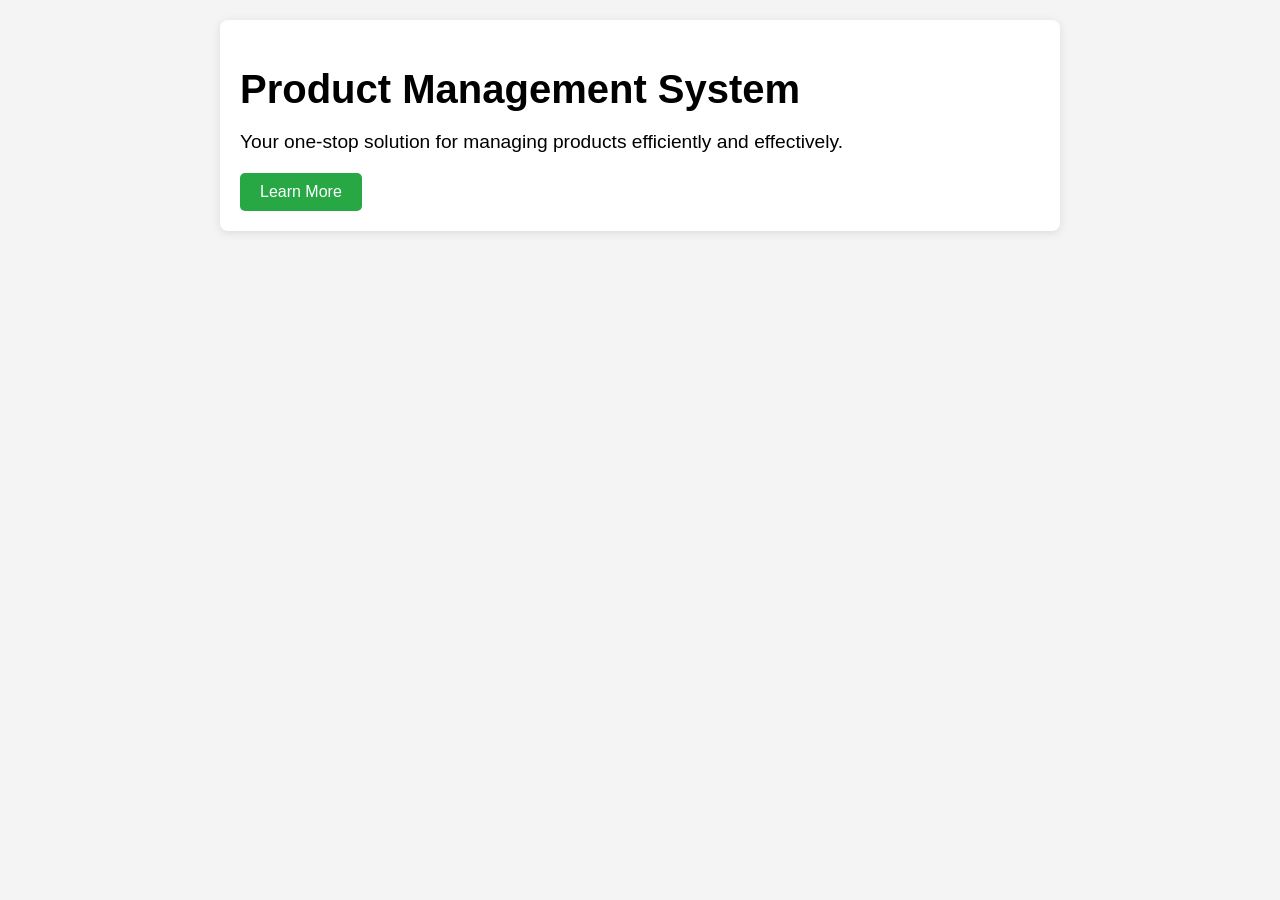
<file: Product-Management-System/index.html>
<!DOCTYPE html>
<html lang="en">
<head>
    <meta charset="UTF-8">
    <meta name="viewport" content="width=device-width, initial-scale=1.0">
    <title>Product Management System</title>
    <link rel="stylesheet" href="css/style.css">
</head>
<body>
    <div class="container">
        <h1>Product Management System</h1>
        <p>Your one-stop solution for managing products efficiently and effectively.</p>
        <button id="actionButton">Learn More</button>
    </div>
    <script src="js/script.js"></script>
</body>
</html>
</file>
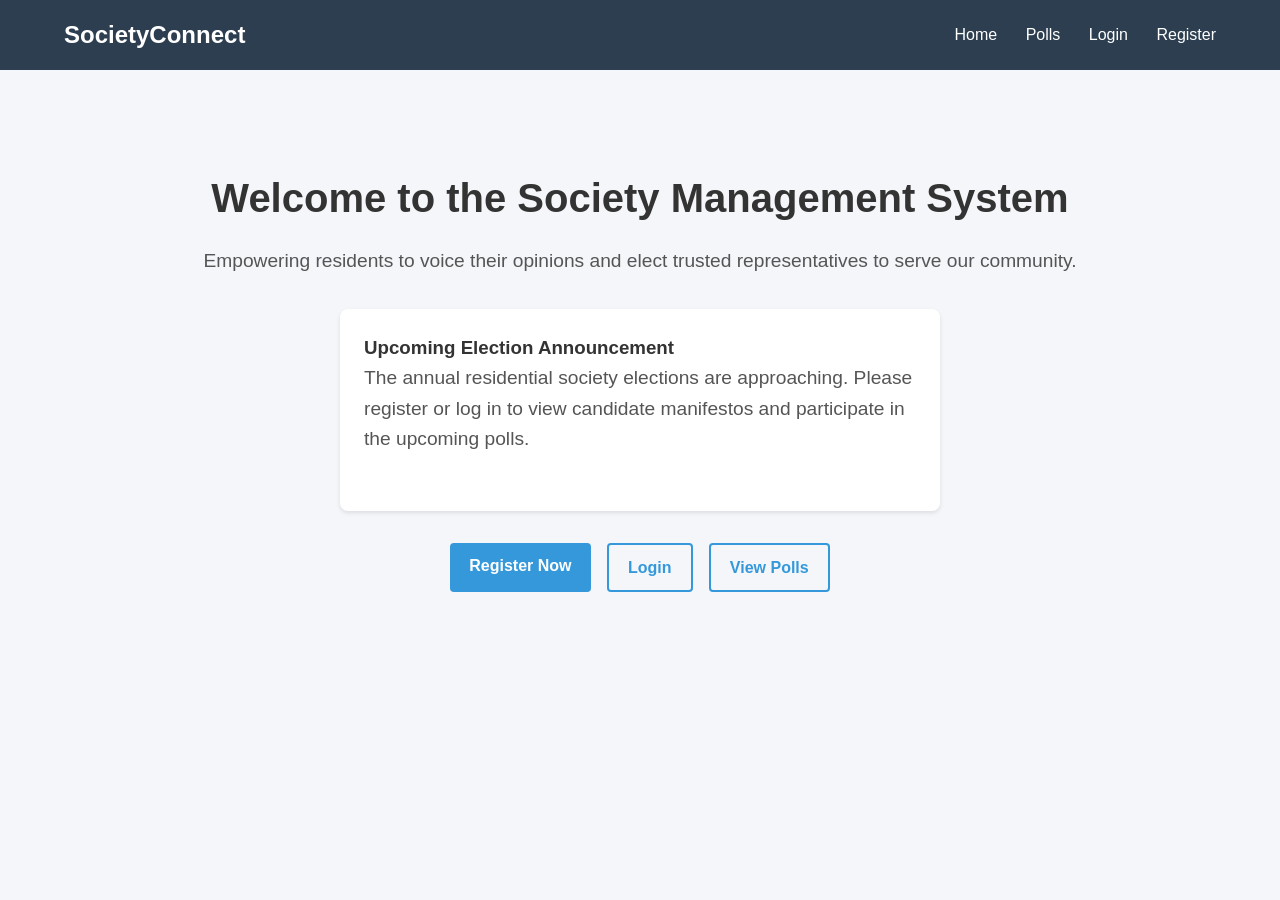
<file: Society-Election-System/index.html>
<!DOCTYPE html>
<html lang="en">
<head>
    <meta charset="UTF-8">
    <meta name="viewport" content="width=device-width, initial-scale=1.0">
    <title>Society Management System</title>
    <link rel="stylesheet" href="styles.css">
</head>
<body>
    <header>
        <h1>SocietyConnect</h1>
        <nav>
            <a href="index.html">Home</a>
            <a href="polls.html">Polls</a>
            <a href="login.html">Login</a>
            <a href="register.html">Register</a>
        </nav>
    </header>

    <main>
        <section class="hero">
            <h2>Welcome to the Society Management System</h2>
            <p>Empowering residents to voice their opinions and elect trusted representatives to serve our community.</p>
            
            <div class="card" style="max-width: 600px; margin: 0 auto 2rem auto; text-align: left;">
                <h3>Upcoming Election Announcement</h3>
                <p>The annual residential society elections are approaching. Please register or log in to view candidate manifestos and participate in the upcoming polls.</p>
            </div>

            <div class="btn-group">
                <a href="register.html" class="btn">Register Now</a>
                <a href="login.html" class="btn btn-outline">Login</a>
                <a href="polls.html" class="btn btn-outline">View Polls</a>
            </div>
        </section>
    </main>
</body>
</html>
</file>
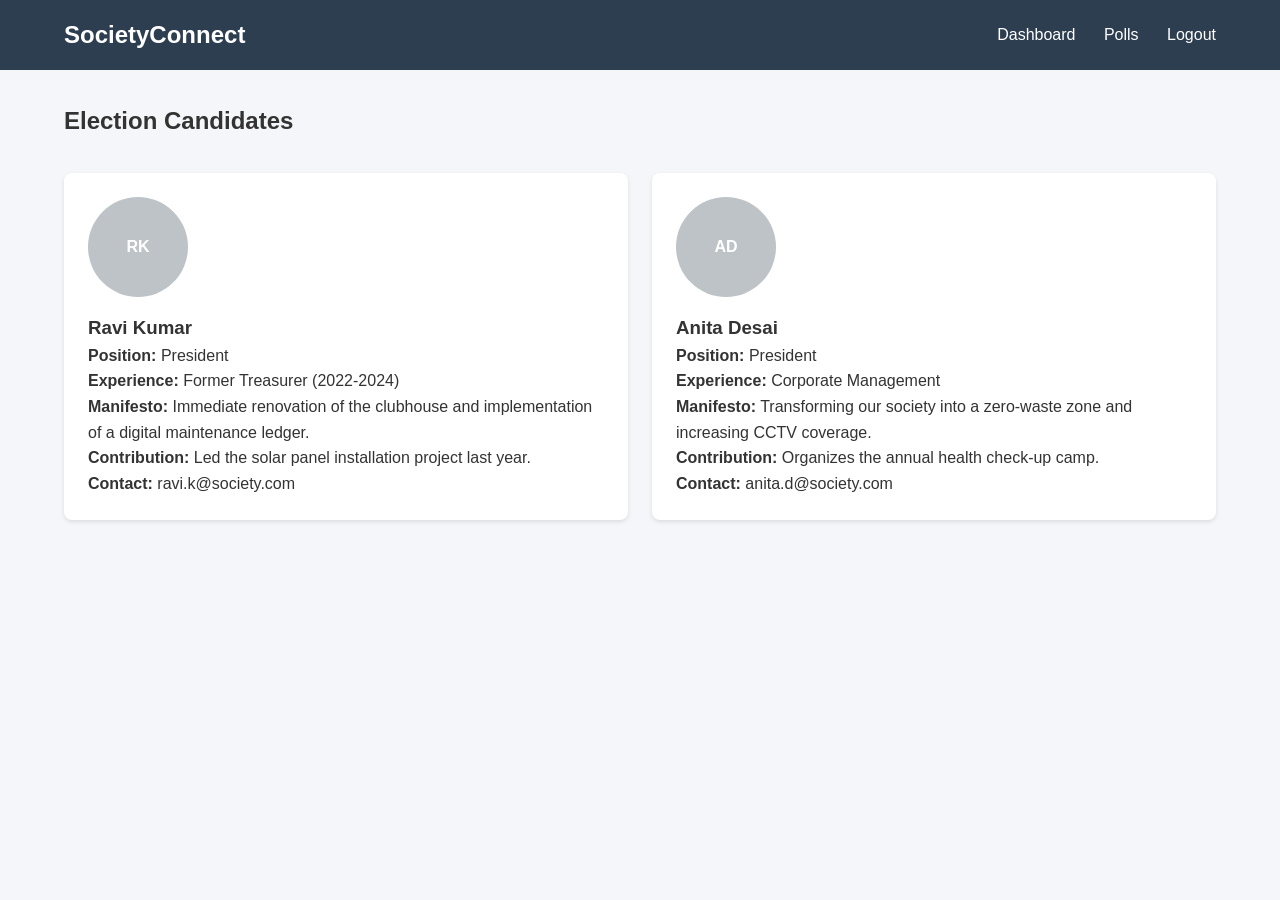
<file: Society-Election-System/candidates.html>
<!DOCTYPE html>
<html lang="en">
<head>
    <meta charset="UTF-8">
    <meta name="viewport" content="width=device-width, initial-scale=1.0">
    <title>Candidates - SocietyConnect</title>
    <link rel="stylesheet" href="styles.css">
    <style>
        .photo-placeholder {
            width: 100px;
            height: 100px;
            background-color: #bdc3c7;
            border-radius: 50%;
            margin-bottom: 1rem;
            display: flex;
            align-items: center;
            justify-content: center;
            color: #fff;
            font-weight: bold;
        }
    </style>
</head>
<body>
    <header>
        <h1>SocietyConnect</h1>
        <nav>
            <a href="dashboard.html">Dashboard</a>
            <a href="polls.html">Polls</a>
            <a href="index.html">Logout</a>
        </nav>
    </header>

    <main>
        <h2>Election Candidates</h2>
        
        <div class="grid-container">
            <div class="card">
                <div class="photo-placeholder">RK</div>
                <h3>Ravi Kumar</h3>
                <p><strong>Position:</strong> President</p>
                <p><strong>Experience:</strong> Former Treasurer (2022-2024)</p>
                <p><strong>Manifesto:</strong> Immediate renovation of the clubhouse and implementation of a digital maintenance ledger.</p>
                <p><strong>Contribution:</strong> Led the solar panel installation project last year.</p>
                <p><strong>Contact:</strong> ravi.k@society.com</p>
            </div>

            <div class="card">
                <div class="photo-placeholder">AD</div>
                <h3>Anita Desai</h3>
                <p><strong>Position:</strong> President</p>
                <p><strong>Experience:</strong> Corporate Management</p>
                <p><strong>Manifesto:</strong> Transforming our society into a zero-waste zone and increasing CCTV coverage.</p>
                <p><strong>Contribution:</strong> Organizes the annual health check-up camp.</p>
                <p><strong>Contact:</strong> anita.d@society.com</p>
            </div>
        </div>
    </main>
</body>
</html>
</file>
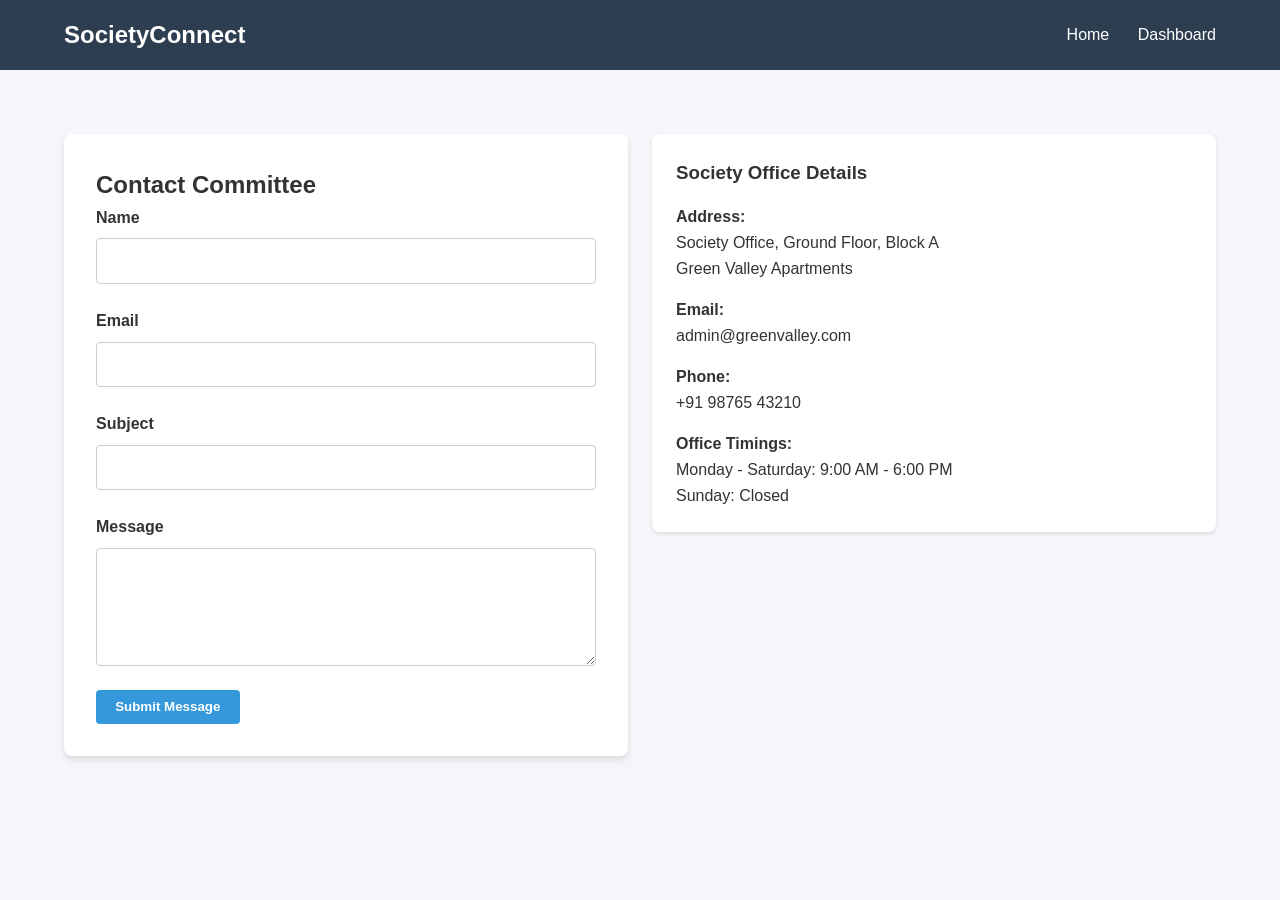
<file: Society-Election-System/contact.html>
<!DOCTYPE html>
<html lang="en">
<head>
    <meta charset="UTF-8">
    <meta name="viewport" content="width=device-width, initial-scale=1.0">
    <title>Contact Us - SocietyConnect</title>
    <link rel="stylesheet" href="styles.css">
</head>
<body>
    <header>
        <h1>SocietyConnect</h1>
        <nav>
            <a href="index.html">Home</a>
            <a href="dashboard.html">Dashboard</a>
        </nav>
    </header>

    <main>
        <div class="grid-container">
            <div class="form-container" style="margin: 0; width: 100%;">
                <h2>Contact Committee</h2>
                <form action="dashboard.html" method="GET">
                    <div class="form-group">
                        <label for="contact-name">Name</label>
                        <input type="text" id="contact-name" name="name" required>
                    </div>
                    
                    <div class="form-group">
                        <label for="contact-email">Email</label>
                        <input type="email" id="contact-email" name="email" required>
                    </div>

                    <div class="form-group">
                        <label for="contact-subject">Subject</label>
                        <input type="text" id="contact-subject" name="subject" required>
                    </div>

                    <div class="form-group">
                        <label for="contact-message">Message</label>
                        <textarea id="contact-message" name="message" rows="5" required></textarea>
                    </div>

                    <button type="submit" class="btn">Submit Message</button>
                </form>
            </div>

            <div class="card" style="align-self: start;">
                <h3>Society Office Details</h3>
                <p style="margin-top: 1rem;"><strong>Address:</strong><br>
                Society Office, Ground Floor, Block A<br>
                Green Valley Apartments</p>
                
                <p style="margin-top: 1rem;"><strong>Email:</strong><br>
                admin@greenvalley.com</p>
                
                <p style="margin-top: 1rem;"><strong>Phone:</strong><br>
                +91 98765 43210</p>
                
                <p style="margin-top: 1rem;"><strong>Office Timings:</strong><br>
                Monday - Saturday: 9:00 AM - 6:00 PM<br>
                Sunday: Closed</p>
            </div>
        </div>
    </main>
</body>
</html>
</file>
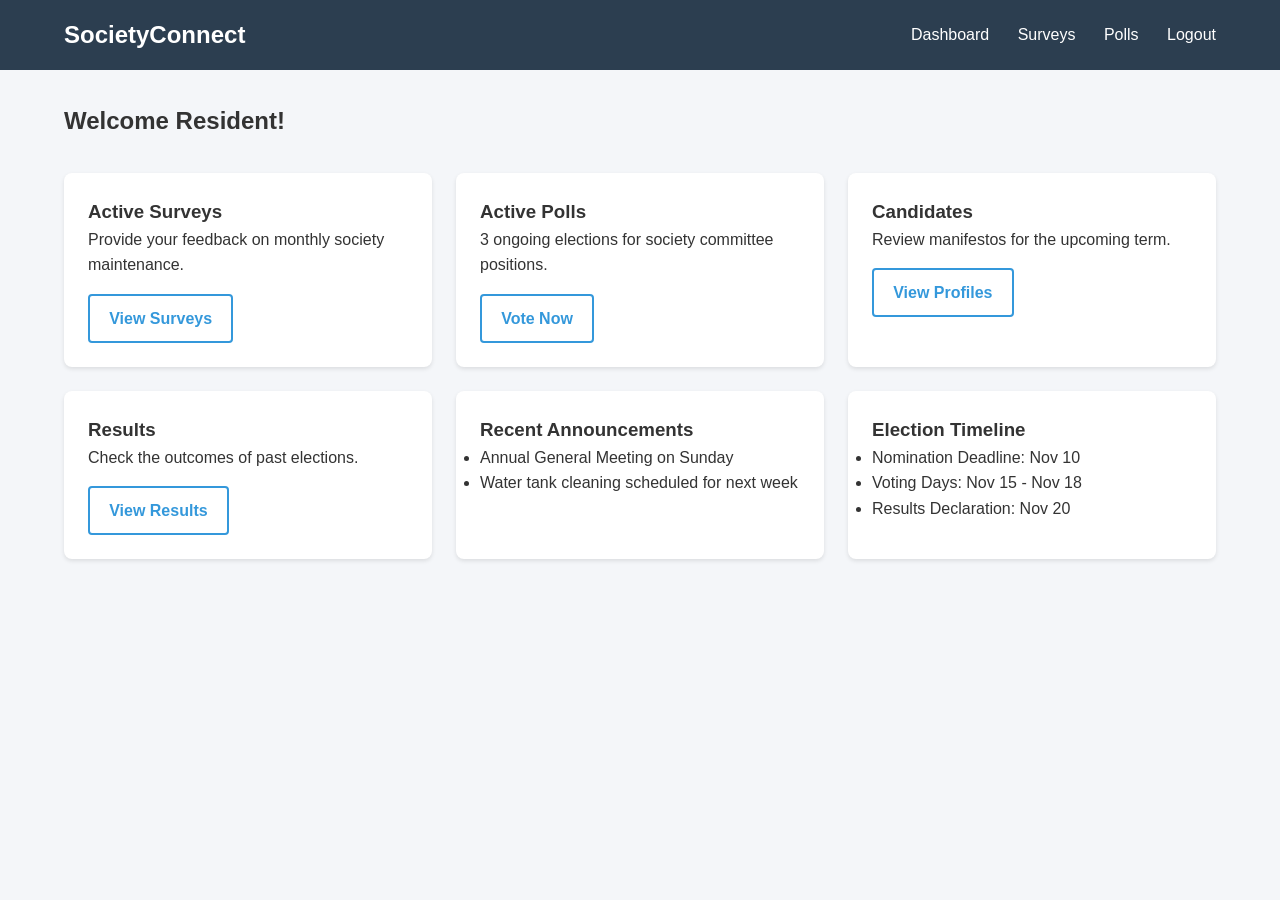
<file: Society-Election-System/dashboard.html>
<!DOCTYPE html>
<html lang="en">
<head>
    <meta charset="UTF-8">
    <meta name="viewport" content="width=device-width, initial-scale=1.0">
    <title>Dashboard - SocietyConnect</title>
    <link rel="stylesheet" href="styles.css">
</head>
<body>
    <header>
        <h1>SocietyConnect</h1>
        <nav>
            <a href="dashboard.html">Dashboard</a>
            <a href="survey.html">Surveys</a>
            <a href="polls.html">Polls</a>
            <a href="index.html">Logout</a>
        </nav>
    </header>

    <main>
        <h2>Welcome Resident!</h2>
        
        <div class="grid-container">
            <div class="card">
                <h3>Active Surveys</h3>
                <p>Provide your feedback on monthly society maintenance.</p>
                <a href="survey.html" class="btn btn-outline" style="margin-top: 1rem;">View Surveys</a>
            </div>
            
            <div class="card">
                <h3>Active Polls</h3>
                <p>3 ongoing elections for society committee positions.</p>
                <a href="polls.html" class="btn btn-outline" style="margin-top: 1rem;">Vote Now</a>
            </div>

            <div class="card">
                <h3>Candidates</h3>
                <p>Review manifestos for the upcoming term.</p>
                <a href="candidates.html" class="btn btn-outline" style="margin-top: 1rem;">View Profiles</a>
            </div>

            <div class="card">
                <h3>Results</h3>
                <p>Check the outcomes of past elections.</p>
                <a href="results.html" class="btn btn-outline" style="margin-top: 1rem;">View Results</a>
            </div>

            <div class="card">
                <h3>Recent Announcements</h3>
                <ul>
                    <li>Annual General Meeting on Sunday</li>
                    <li>Water tank cleaning scheduled for next week</li>
                </ul>
            </div>

            <div class="card">
                <h3>Election Timeline</h3>
                <ul>
                    <li>Nomination Deadline: Nov 10</li>
                    <li>Voting Days: Nov 15 - Nov 18</li>
                    <li>Results Declaration: Nov 20</li>
                </ul>
            </div>
        </div>
    </main>
</body>
</html>
</file>
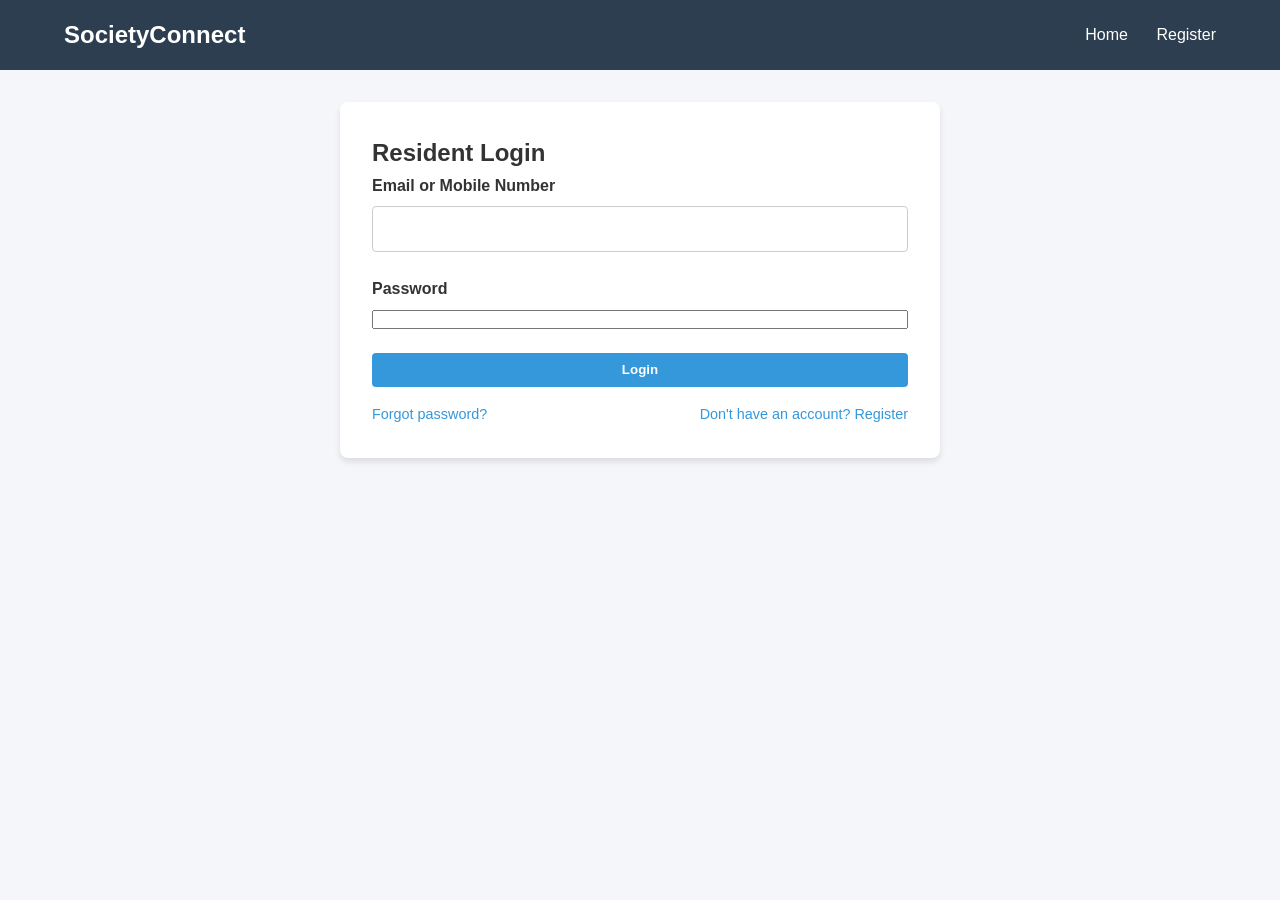
<file: Society-Election-System/login.html>
<!DOCTYPE html>
<html lang="en">
<head>
    <meta charset="UTF-8">
    <meta name="viewport" content="width=device-width, initial-scale=1.0">
    <title>Login - SocietyConnect</title>
    <link rel="stylesheet" href="styles.css">
</head>
<body>
    <header>
        <h1>SocietyConnect</h1>
        <nav>
            <a href="index.html">Home</a>
            <a href="register.html">Register</a>
        </nav>
    </header>

    <main>
        <div class="form-container">
            <h2>Resident Login</h2>
            <form action="dashboard.html" method="GET">
                <div class="form-group">
                    <label for="login-id">Email or Mobile Number</label>
                    <input type="text" id="login-id" name="login-id" required>
                </div>
                
                <div class="form-group">
                    <label for="login-pass">Password</label>
                    <input type="password" id="login-pass" name="login-pass" required class="form-input">
                </div>

                <button type="submit" class="btn" style="width: 100%; margin-bottom: 1rem;">Login</button>
                
                <div style="display: flex; justify-content: space-between; font-size: 0.9rem;">
                    <a href="#" style="color: #3498db; text-decoration: none;">Forgot password?</a>
                    <a href="register.html" style="color: #3498db; text-decoration: none;">Don't have an account? Register</a>
                </div>
            </form>
        </div>
    </main>
</body>
</html>
</file>
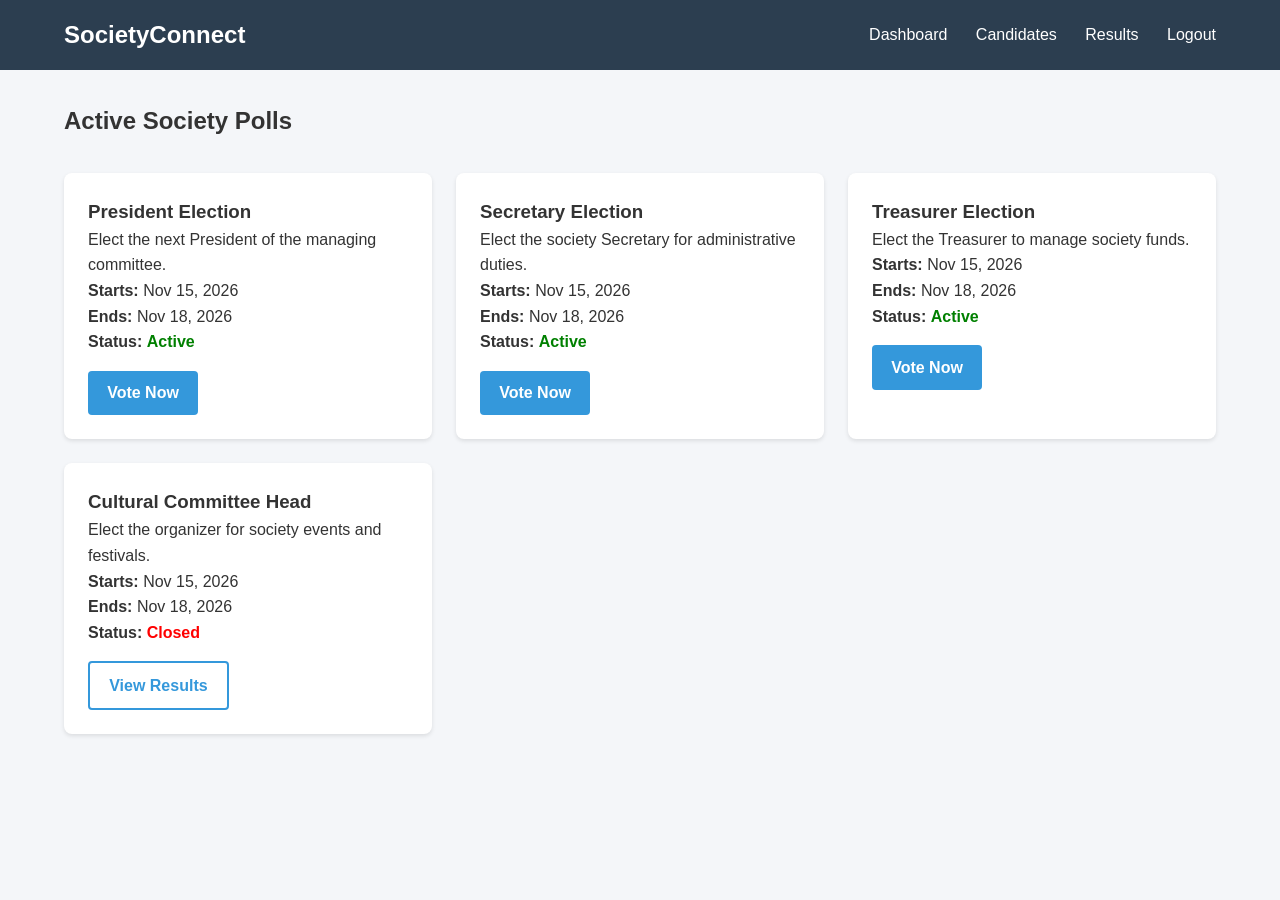
<file: Society-Election-System/polls.html>
<!DOCTYPE html>
<html lang="en">
<head>
    <meta charset="UTF-8">
    <meta name="viewport" content="width=device-width, initial-scale=1.0">
    <title>Active Polls - SocietyConnect</title>
    <link rel="stylesheet" href="styles.css">
</head>
<body>
    <header>
        <h1>SocietyConnect</h1>
        <nav>
            <a href="dashboard.html">Dashboard</a>
            <a href="candidates.html">Candidates</a>
            <a href="results.html">Results</a>
            <a href="index.html">Logout</a>
        </nav>
    </header>

    <main>
        <h2>Active Society Polls</h2>
        
        <div class="grid-container">
            <div class="card">
                <h3>President Election</h3>
                <p>Elect the next President of the managing committee.</p>
                <p><strong>Starts:</strong> Nov 15, 2026</p>
                <p><strong>Ends:</strong> Nov 18, 2026</p>
                <p><strong>Status:</strong> <span style="color: green; font-weight: bold;">Active</span></p>
                <a href="vote.html" class="btn" style="margin-top: 1rem;">Vote Now</a>
            </div>

            <div class="card">
                <h3>Secretary Election</h3>
                <p>Elect the society Secretary for administrative duties.</p>
                <p><strong>Starts:</strong> Nov 15, 2026</p>
                <p><strong>Ends:</strong> Nov 18, 2026</p>
                <p><strong>Status:</strong> <span style="color: green; font-weight: bold;">Active</span></p>
                <a href="vote.html" class="btn" style="margin-top: 1rem;">Vote Now</a>
            </div>

            <div class="card">
                <h3>Treasurer Election</h3>
                <p>Elect the Treasurer to manage society funds.</p>
                <p><strong>Starts:</strong> Nov 15, 2026</p>
                <p><strong>Ends:</strong> Nov 18, 2026</p>
                <p><strong>Status:</strong> <span style="color: green; font-weight: bold;">Active</span></p>
                <a href="vote.html" class="btn" style="margin-top: 1rem;">Vote Now</a>
            </div>

            <div class="card">
                <h3>Cultural Committee Head</h3>
                <p>Elect the organizer for society events and festivals.</p>
                <p><strong>Starts:</strong> Nov 15, 2026</p>
                <p><strong>Ends:</strong> Nov 18, 2026</p>
                <p><strong>Status:</strong> <span style="color: red; font-weight: bold;">Closed</span></p>
                <a href="results.html" class="btn btn-outline" style="margin-top: 1rem;">View Results</a>
            </div>
        </div>
    </main>
</body>
</html>
</file>
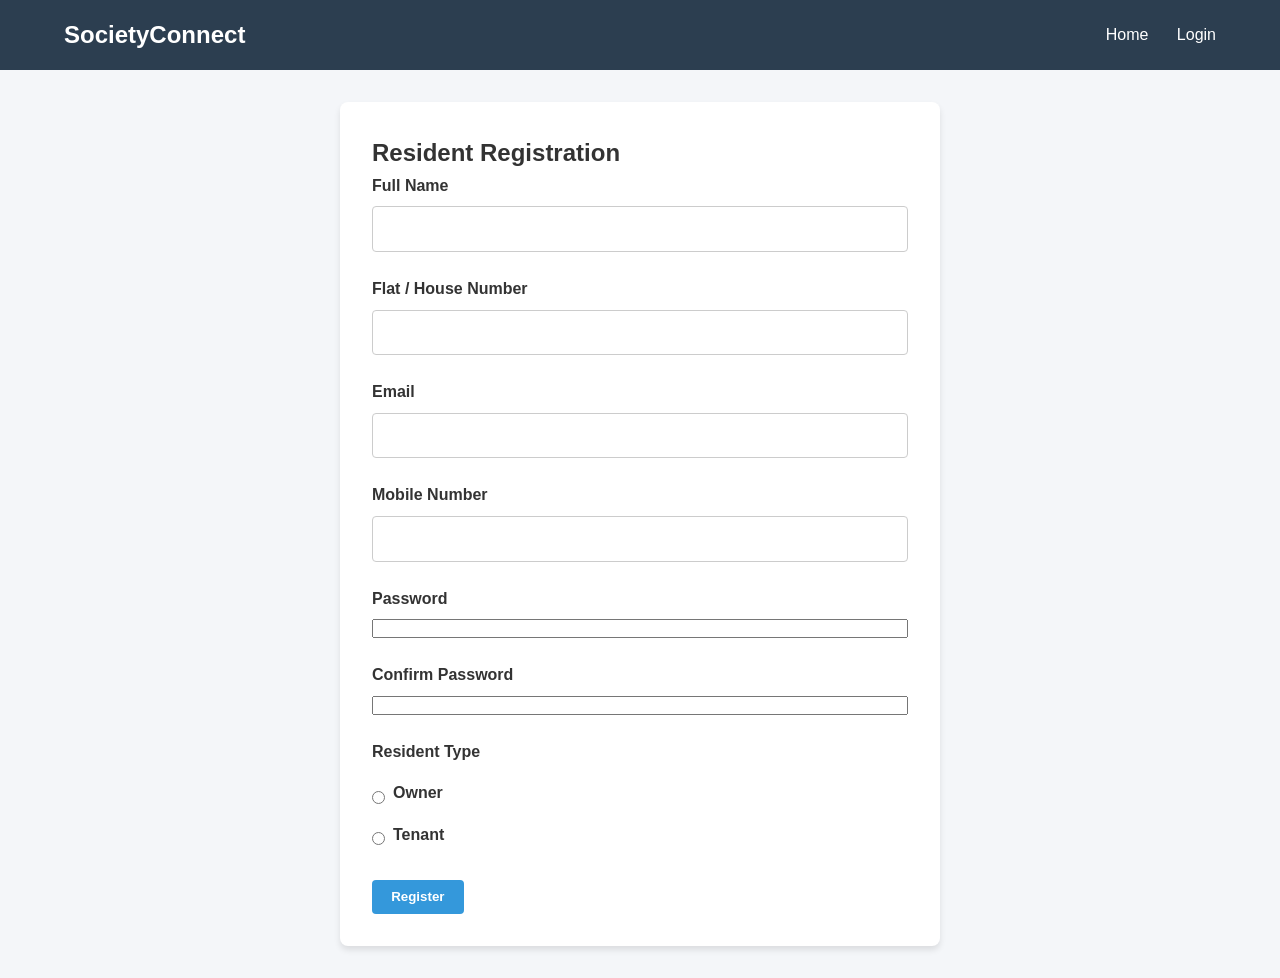
<file: Society-Election-System/register.html>
<!DOCTYPE html>
<html lang="en">
<head>
    <meta charset="UTF-8">
    <meta name="viewport" content="width=device-width, initial-scale=1.0">
    <title>Register - SocietyConnect</title>
    <link rel="stylesheet" href="styles.css">
</head>
<body>
    <header>
        <h1>SocietyConnect</h1>
        <nav>
            <a href="index.html">Home</a>
            <a href="login.html">Login</a>
        </nav>
    </header>

    <main>
        <div class="form-container">
            <h2>Resident Registration</h2>
            <form action="login.html" method="GET">
                <div class="form-group">
                    <label for="fullname">Full Name</label>
                    <input type="text" id="fullname" name="fullname" required>
                </div>
                
                <div class="form-group">
                    <label for="flat">Flat / House Number</label>
                    <input type="text" id="flat" name="flat" required>
                </div>

                <div class="form-group">
                    <label for="email">Email</label>
                    <input type="email" id="email" name="email" required>
                </div>

                <div class="form-group">
                    <label for="mobile">Mobile Number</label>
                    <input type="text" id="mobile" name="mobile" required>
                </div>

                <div class="form-group">
                    <label for="password">Password</label>
                    <input type="password" id="password" name="password" required class="form-input">
                </div>

                <div class="form-group">
                    <label for="confirm-password">Confirm Password</label>
                    <input type="password" id="confirm-password" name="confirm-password" required class="form-input">
                </div>

                <div class="form-group">
                    <label>Resident Type</label>
                    <div class="radio-group">
                        <div>
                            <input type="radio" id="owner" name="resident_type" value="owner" required>
                            <label for="owner">Owner</label>
                        </div>
                        <div>
                            <input type="radio" id="tenant" name="resident_type" value="tenant">
                            <label for="tenant">Tenant</label>
                        </div>
                    </div>
                </div>

                <button type="submit" class="btn">Register</button>
            </form>
        </div>
    </main>
</body>
</html>
</file>
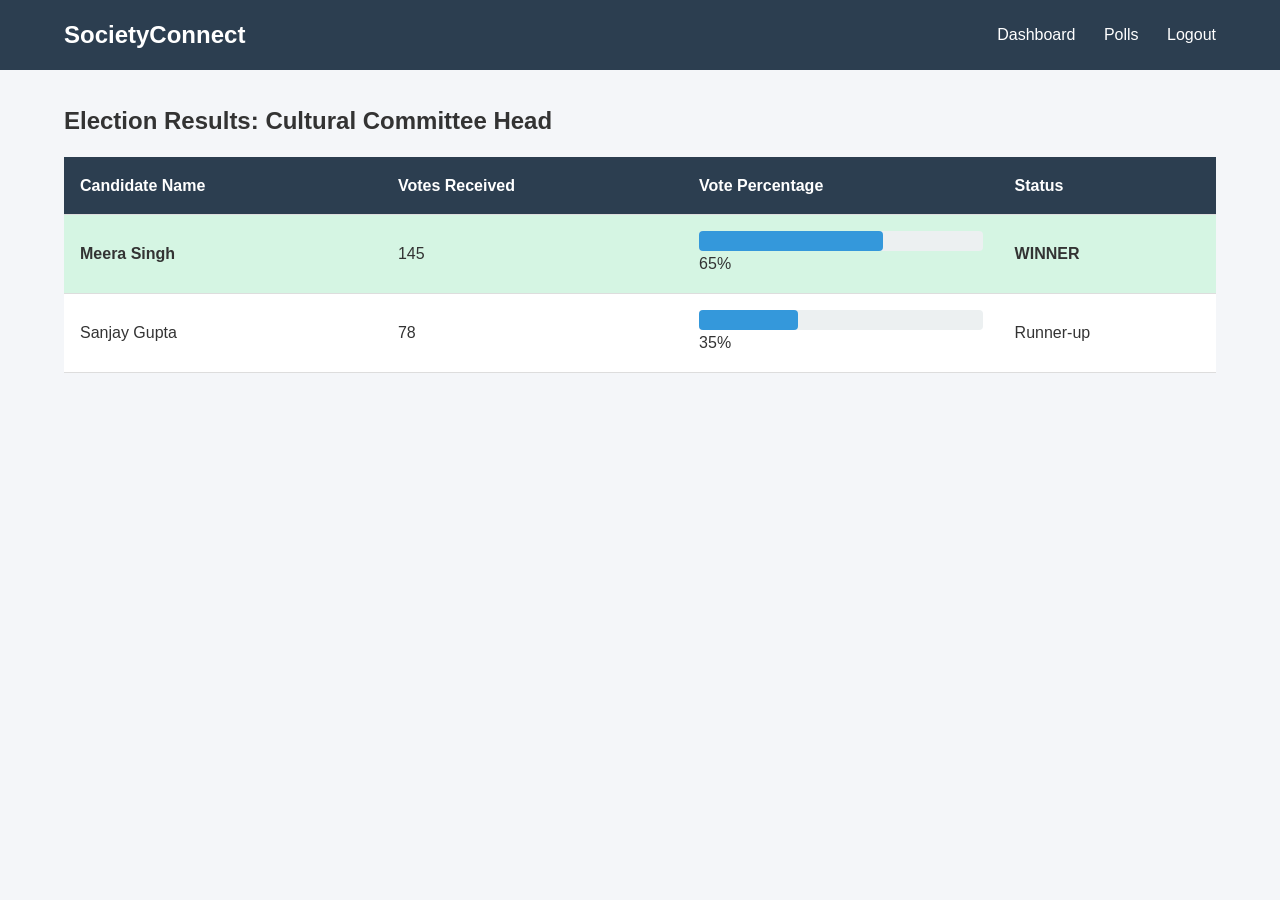
<file: Society-Election-System/results.html>
<!DOCTYPE html>
<html lang="en">
<head>
    <meta charset="UTF-8">
    <meta name="viewport" content="width=device-width, initial-scale=1.0">
    <title>Results - SocietyConnect</title>
    <link rel="stylesheet" href="styles.css">
    <style>
        table {
            width: 100%;
            border-collapse: collapse;
            margin-top: 1rem;
            background-color: #fff;
        }
        th, td {
            padding: 1rem;
            text-align: left;
            border-bottom: 1px solid #ddd;
        }
        th {
            background-color: #2c3e50;
            color: white;
        }
        .progress-bar-bg {
            background-color: #ecf0f1;
            border-radius: 4px;
            width: 100%;
            height: 20px;
        }
        .progress-bar-fill {
            background-color: #3498db;
            height: 100%;
            border-radius: 4px;
        }
        .winner {
            background-color: #d5f5e3;
        }
    </style>
</head>
<body>
    <header>
        <h1>SocietyConnect</h1>
        <nav>
            <a href="dashboard.html">Dashboard</a>
            <a href="polls.html">Polls</a>
            <a href="index.html">Logout</a>
        </nav>
    </header>

    <main>
        <h2>Election Results: Cultural Committee Head</h2>
        
        <table>
            <thead>
                <tr>
                    <th>Candidate Name</th>
                    <th>Votes Received</th>
                    <th>Vote Percentage</th>
                    <th>Status</th>
                </tr>
            </thead>
            <tbody>
                <tr class="winner">
                    <td><strong>Meera Singh</strong></td>
                    <td>145</td>
                    <td>
                        <div class="progress-bar-bg">
                            <div class="progress-bar-fill" style="width: 65%;"></div>
                        </div>
                        65%
                    </td>
                    <td><strong>WINNER</strong></td>
                </tr>
                <tr>
                    <td>Sanjay Gupta</td>
                    <td>78</td>
                    <td>
                        <div class="progress-bar-bg">
                            <div class="progress-bar-fill" style="width: 35%;"></div>
                        </div>
                        35%
                    </td>
                    <td>Runner-up</td>
                </tr>
            </tbody>
        </table>
    </main>
</body>
</html>
</file>
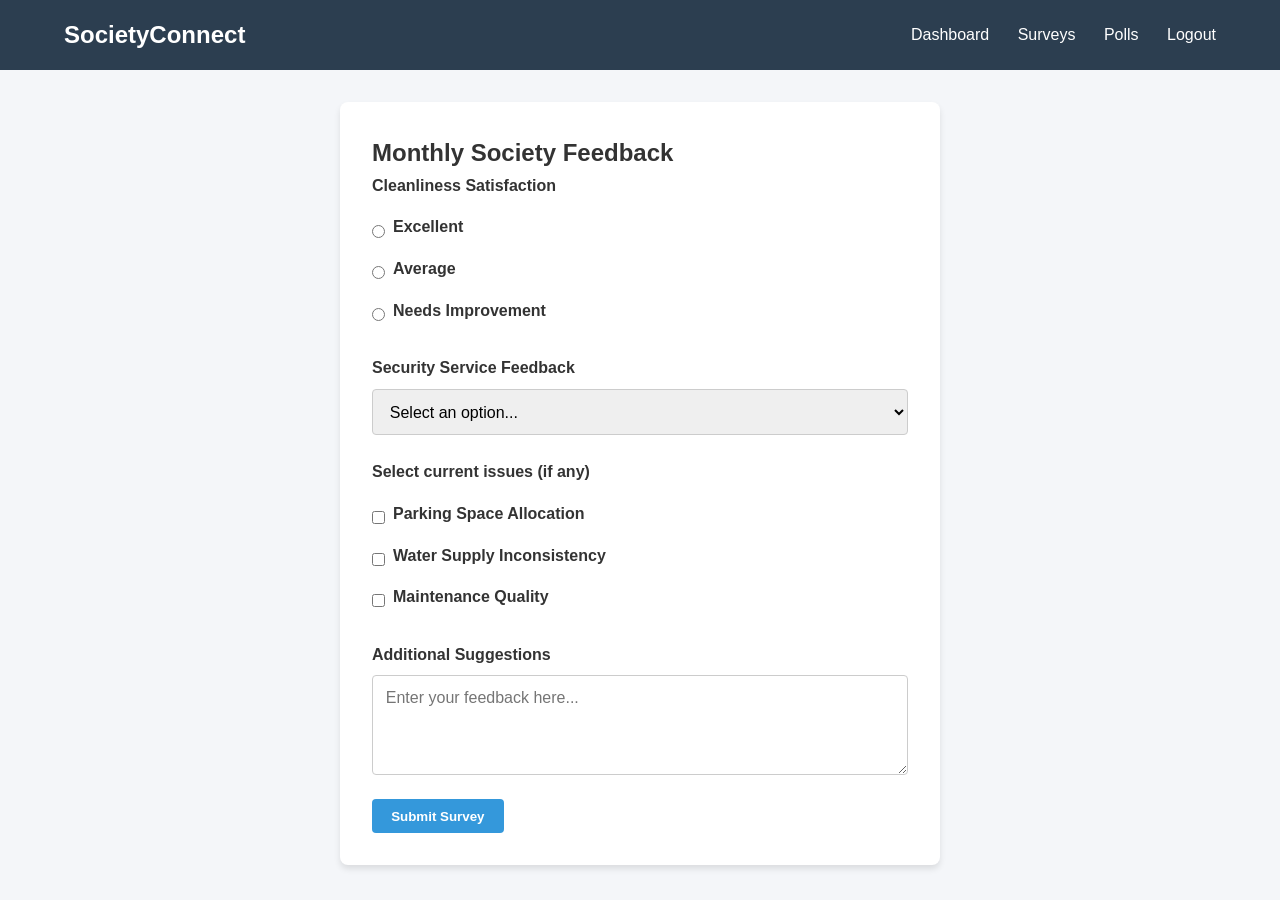
<file: Society-Election-System/survey.html>
<!DOCTYPE html>
<html lang="en">
<head>
    <meta charset="UTF-8">
    <meta name="viewport" content="width=device-width, initial-scale=1.0">
    <title>Society Survey</title>
    <link rel="stylesheet" href="styles.css">
</head>
<body>
    <header>
        <h1>SocietyConnect</h1>
        <nav>
            <a href="dashboard.html">Dashboard</a>
            <a href="survey.html">Surveys</a>
            <a href="polls.html">Polls</a>
            <a href="index.html">Logout</a>
        </nav>
    </header>

    <main>
        <div class="form-container">
            <h2>Monthly Society Feedback</h2>
            <form action="dashboard.html" method="GET">
                
                <div class="form-group">
                    <label>Cleanliness Satisfaction</label>
                    <div class="radio-group">
                        <div>
                            <input type="radio" id="clean-high" name="cleanliness" value="excellent" required>
                            <label for="clean-high">Excellent</label>
                        </div>
                        <div>
                            <input type="radio" id="clean-mid" name="cleanliness" value="average">
                            <label for="clean-mid">Average</label>
                        </div>
                        <div>
                            <input type="radio" id="clean-low" name="cleanliness" value="poor">
                            <label for="clean-low">Needs Improvement</label>
                        </div>
                    </div>
                </div>

                <div class="form-group">
                    <label for="security">Security Service Feedback</label>
                    <select id="security" name="security" required>
                        <option value="">Select an option...</option>
                        <option value="satisfied">Highly Satisfied</option>
                        <option value="neutral">Neutral</option>
                        <option value="dissatisfied">Dissatisfied</option>
                    </select>
                </div>

                <div class="form-group">
                    <label>Select current issues (if any)</label>
                    <div class="checkbox-group">
                        <div>
                            <input type="checkbox" id="issue-parking" name="issues" value="parking">
                            <label for="issue-parking">Parking Space Allocation</label>
                        </div>
                        <div>
                            <input type="checkbox" id="issue-water" name="issues" value="water">
                            <label for="issue-water">Water Supply Inconsistency</label>
                        </div>
                        <div>
                            <input type="checkbox" id="issue-maintenance" name="issues" value="maintenance">
                            <label for="issue-maintenance">Maintenance Quality</label>
                        </div>
                    </div>
                </div>

                <div class="form-group">
                    <label for="suggestions">Additional Suggestions</label>
                    <textarea id="suggestions" name="suggestions" rows="4" placeholder="Enter your feedback here..."></textarea>
                </div>

                <button type="submit" class="btn">Submit Survey</button>
            </form>
        </div>
    </main>
</body>
</html>
</file>
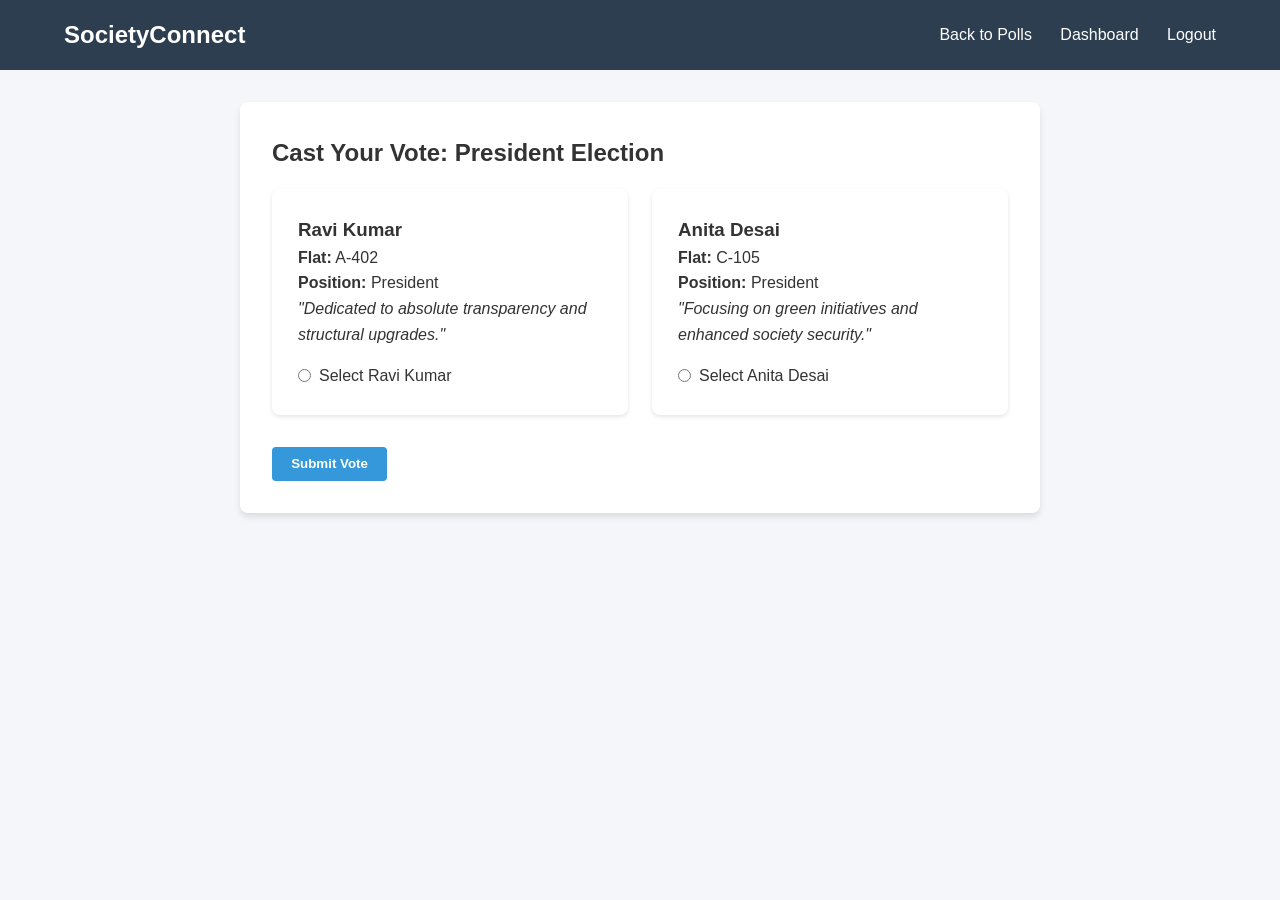
<file: Society-Election-System/vote.html>
<!DOCTYPE html>
<html lang="en">
<head>
    <meta charset="UTF-8">
    <meta name="viewport" content="width=device-width, initial-scale=1.0">
    <title>Vote - SocietyConnect</title>
    <link rel="stylesheet" href="styles.css">
</head>
<body>
    <header>
        <h1>SocietyConnect</h1>
        <nav>
            <a href="polls.html">Back to Polls</a>
            <a href="dashboard.html">Dashboard</a>
            <a href="index.html">Logout</a>
        </nav>
    </header>

    <main>
        <div class="form-container" style="max-width: 800px;">
            <h2>Cast Your Vote: President Election</h2>
            <form action="dashboard.html" method="GET">
                <div class="grid-container" style="margin-top: 1rem;">
                    
                    <div class="card" style="border: 2px solid transparent;">
                        <h3>Ravi Kumar</h3>
                        <p><strong>Flat:</strong> A-402</p>
                        <p><strong>Position:</strong> President</p>
                        <p style="font-style: italic; margin-bottom: 1rem;">"Dedicated to absolute transparency and structural upgrades."</p>
                        <div class="radio-group">
                            <div>
                                <input type="radio" id="cand1" name="president_vote" value="ravi" required>
                                <label for="cand1">Select Ravi Kumar</label>
                            </div>
                        </div>
                    </div>

                    <div class="card" style="border: 2px solid transparent;">
                        <h3>Anita Desai</h3>
                        <p><strong>Flat:</strong> C-105</p>
                        <p><strong>Position:</strong> President</p>
                        <p style="font-style: italic; margin-bottom: 1rem;">"Focusing on green initiatives and enhanced society security."</p>
                        <div class="radio-group">
                            <div>
                                <input type="radio" id="cand2" name="president_vote" value="anita">
                                <label for="cand2">Select Anita Desai</label>
                            </div>
                        </div>
                    </div>

                </div>
                <button type="submit" class="btn" style="margin-top: 2rem;">Submit Vote</button>
            </form>
        </div>
    </main>
</body>
</html>
</file>
<file: Product-Management-System/css/style.css>
body {
    font-family: Arial, sans-serif;
    margin: 0;
    padding: 0;
    background-color: #f4f4f4;
}

header {
    background-color: #007bff;
    color: white;
    padding: 20px;
    text-align: center;
}

.container {
    max-width: 800px;
    margin: 20px auto;
    padding: 20px;
    background: white;
    border-radius: 8px;
    box-shadow: 0 2px 10px rgba(0, 0, 0, 0.1);
}

h1 {
    font-size: 2.5em;
    margin-bottom: 10px;
}

p {
    font-size: 1.2em;
    margin-bottom: 20px;
}

button {
    background-color: #28a745;
    color: white;
    border: none;
    padding: 10px 20px;
    font-size: 1em;
    border-radius: 5px;
    cursor: pointer;
    transition: background-color 0.3s;
}

button:hover {
    background-color: #218838;
}
</file>
<file: Society-Election-System/styles.css>
* {
    box-sizing: border-box;
    margin: 0;
    padding: 0;
    font-family: 'Segoe UI', Tahoma, Geneva, Verdana, sans-serif;
}

body {
    background-color: #f4f6f9;
    color: #333;
    line-height: 1.6;
}

header {
    background-color: #2c3e50;
    color: #ffffff;
    padding: 1rem 5%;
    display: flex;
    justify-content: space-between;
    align-items: center;
}

header h1 {
    font-size: 1.5rem;
}

nav a {
    color: #ffffff;
    text-decoration: none;
    margin-left: 1.5rem;
    font-weight: 500;
    transition: color 0.3s;
}

nav a:hover {
    color: #3498db;
}

main {
    padding: 2rem 5%;
    min-height: 80vh;
}

.hero {
    text-align: center;
    padding: 4rem 0;
}

.hero h2 {
    font-size: 2.5rem;
    margin-bottom: 1rem;
}

.hero p {
    font-size: 1.2rem;
    margin-bottom: 2rem;
    color: #555;
}

.btn-group {
    display: flex;
    justify-content: center;
    gap: 1rem;
}

.btn {
    display: inline-block;
    background-color: #3498db;
    color: #ffffff;
    padding: 0.6rem 1.2rem;
    text-decoration: none;
    border: none;
    border-radius: 4px;
    font-weight: bold;
    cursor: pointer;
    transition: background-color 0.3s;
}

.btn:hover {
    background-color: #2980b9;
}

.btn-outline {
    background-color: transparent;
    border: 2px solid #3498db;
    color: #3498db;
}

.btn-outline:hover {
    background-color: #3498db;
    color: #ffffff;
}

.form-container {
    background-color: #ffffff;
    padding: 2rem;
    border-radius: 8px;
    box-shadow: 0 4px 6px rgba(0,0,0,0.1);
    max-width: 600px;
    margin: 0 auto;
}

.form-group {
    margin-bottom: 1.5rem;
    display: flex;
    flex-direction: column;
}

.form-group label {
    margin-bottom: 0.5rem;
    font-weight: 600;
}

.form-group input[type="text"],
.form-group input[type="email"],
.form-group select,
.form-group textarea {
    padding: 0.8rem;
    border: 1px solid #ccc;
    border-radius: 4px;
    font-size: 1rem;
}

.radio-group,
.checkbox-group {
    display: flex;
    flex-direction: column;
    gap: 0.5rem;
    margin-top: 0.5rem;
}

.radio-group div,
.checkbox-group div {
    display: flex;
    align-items: center;
    gap: 0.5rem;
}

.grid-container {
    display: grid;
    grid-template-columns: repeat(auto-fit, minmax(300px, 1fr));
    gap: 1.5rem;
    margin-top: 2rem;
}

.card {
    background-color: #ffffff;
    padding: 1.5rem;
    border-radius: 8px;
    box-shadow: 0 2px 4px rgba(0,0,0,0.1);
    transition: transform 0.3s;
}

.card:hover {
    transform: translateY(-5px);
}
</file>
